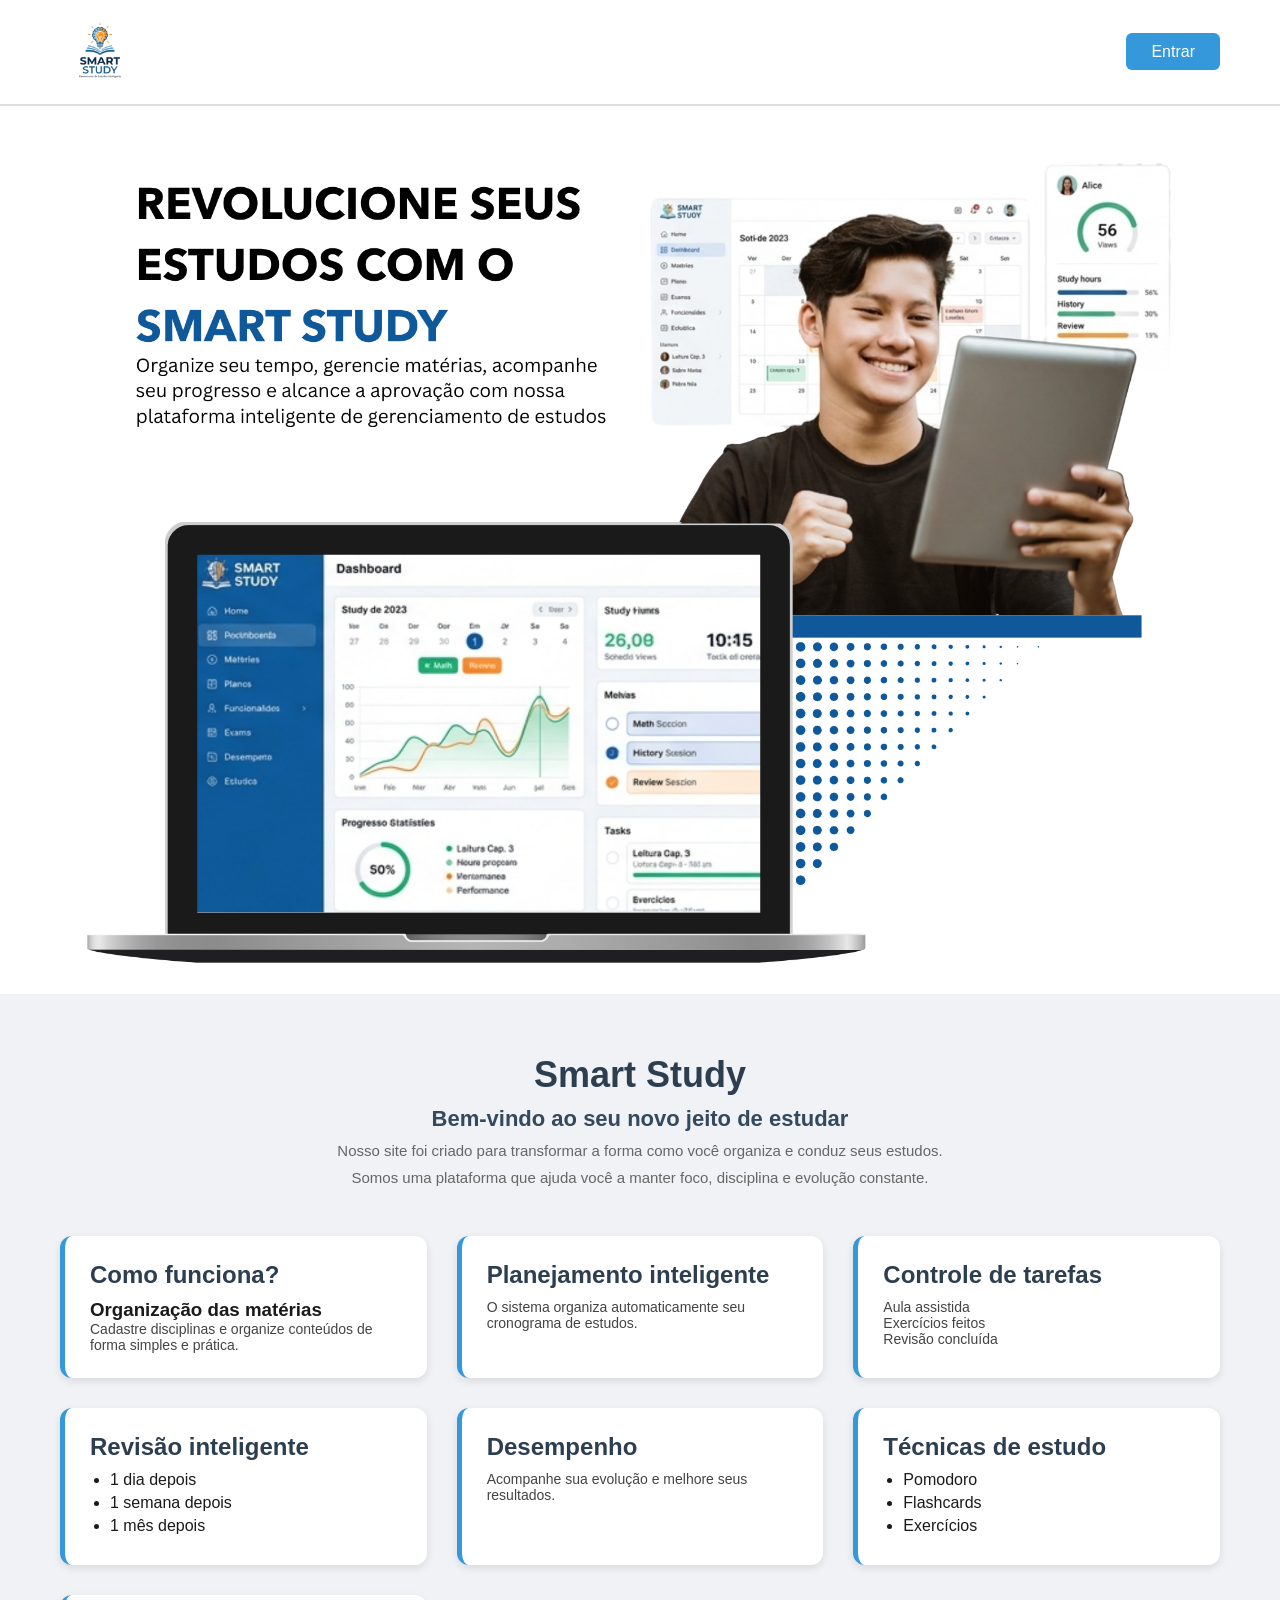
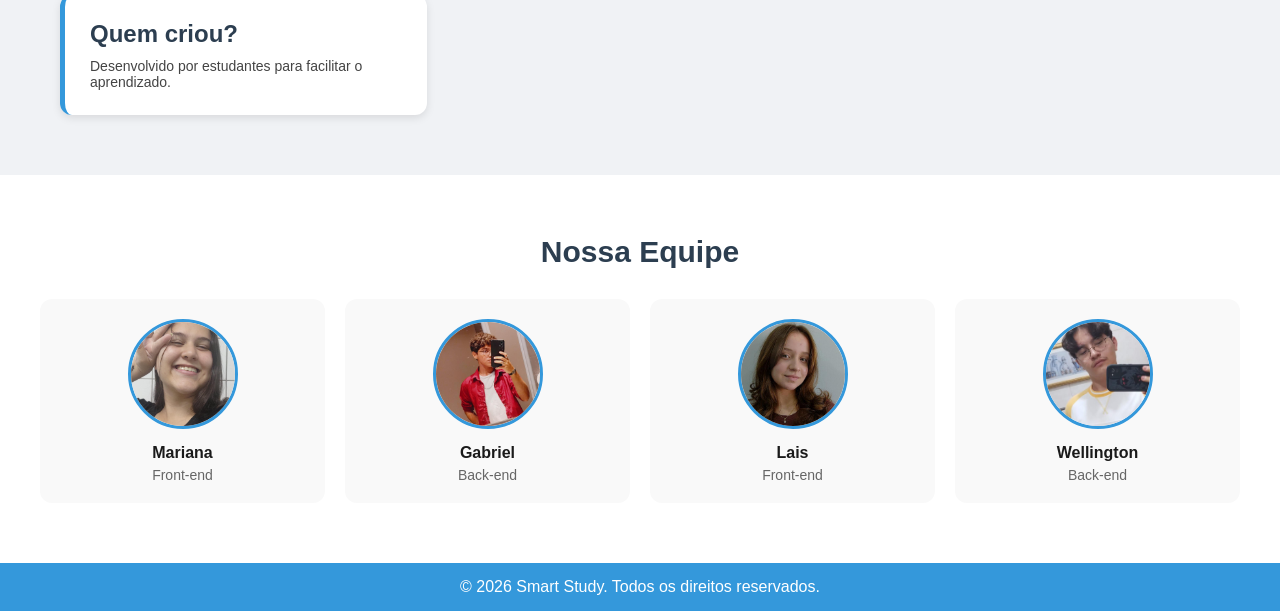
<file: index.html>
<!DOCTYPE html>
<html lang="pt-br">
<head>
    <meta charset="UTF-8">
    <meta name="viewport" content="width=device-width, initial-scale=1.0">
    <title>Smart Study</title>
    <link rel="stylesheet" href="css/style.css">
</head>
<body>

    <div vw class="enabled">
        <div vw-access-button class="active"></div>
        <div vw-plugin-wrapper>
            <div class="vw-plugin-top-wrapper"></div>
        </div>
    </div>

    <script src="https://vlibras.gov.br/app/vlibras-plugin.js"></script>
    <script>
        new window.VLibras.Widget('https://vlibras.gov.br/app');
    </script>

    <nav class="cabecalho-principal">
        <div class="conteudo-cabecalho">
            <div class="logo">
                <img src="img/logo Smart Study.png" alt="Logo Smart Study">
            </div>

            <div class="acoes-cabecalho">
                <a class="botao-entrar" href="login.html">
                    Entrar
                </a>
            </div>
        </div>
    </nav>

    <main>
        <section class="banner-principal">
            <div class="Banner">
                <img src="img/Banner_principal.png" alt="Banner de estudos">
            </div>
        </section>
        <section class="secao-servicos">
            <div class="container-sobre">

                <div class="cabecalho-sobre">
                    <h1>Smart Study</h1>
                    <h2 class="titulo-sobre">Bem-vindo ao seu novo jeito de estudar</h2>

                    <p class="subtitulo-sobre">
                        Nosso site foi criado para transformar a forma como você organiza e conduz seus estudos.
                    </p>

                    <p class="subtitulo-sobre">
                        Somos uma plataforma que ajuda você a manter foco, disciplina e evolução constante.
                    </p>
                </div>

                <div class="conteudo-sobre">

                    <div class="texto-sobre">
                        <div class="missao-sobre">
                            <h2>Como funciona?</h2>
                            <h3>Organização das matérias</h3>
                            <p>
                                Cadastre disciplinas e organize conteúdos de forma simples e prática.
                            </p>
                        </div>
                    </div>

                    <div class="compromisso-social">
                        <h2>Planejamento inteligente</h2>
                        <p>
                            O sistema organiza automaticamente seu cronograma de estudos.
                        </p>
                    </div>

                    <div class="compromisso-social">
                        <h2>Controle de tarefas</h2>
                        <p>Aula assistida</p>
                        <p>Exercícios feitos</p>
                        <p>Revisão concluída</p>
                    </div>

                    <div class="compromisso-social">
                        <h2>Revisão inteligente</h2>
                        <ul>
                            <li>1 dia depois</li>
                            <li>1 semana depois</li>
                            <li>1 mês depois</li>
                        </ul>
                    </div>

                    <div class="compromisso-social">
                        <h2>Desempenho</h2>
                        <p>
                            Acompanhe sua evolução e melhore seus resultados.
                        </p>
                    </div>

                    <div class="compromisso-social">
                        <h2>Técnicas de estudo</h2>
                        <ul>
                            <li>Pomodoro</li>
                            <li>Flashcards</li>
                            <li>Exercícios</li>
                        </ul>
                    </div>

                    <div class="compromisso-social">
                        <h2>Quem criou?</h2>
                        <p>
                            Desenvolvido por estudantes para facilitar o aprendizado.
                        </p>
                    </div>

                </div>
            </div>
        </section>

        <section class="secao-equipe">
            <div class="container">
                <h2 class="secao-titulo">Nossa Equipe</h2>

                <div class="equipe-de-lado">

                    <div class="membro">
                        <div class="foto-bolinha">
                            <img src="img/Mariana.jpeg" alt="Mariana">
                        </div>
                        <div class="nome">Mariana</div>
                        <div class="cargo">Front-end</div>
                    </div>

                    <div class="membro">
                        <div class="foto-bolinha">
                            <img src="img/Gabriel.jpeg" alt="Gabriel">
                        </div>
                        <div class="nome">Gabriel</div>
                        <div class="cargo">Back-end</div>
                    </div>

                    <div class="membro">
                        <div class="foto-bolinha">
                            <img src="img/Lais.jpeg" alt="Lais">
                        </div>
                        <div class="nome">Lais</div>
                        <div class="cargo">Front-end</div>
                    </div>

                    <div class="membro">
                        <div class="foto-bolinha">
                            <img src="img/Welli.jpg" alt="Wellington">
                        </div>
                        <div class="nome">Wellington</div>
                        <div class="cargo">Back-end</div>
                    </div>

                </div>
            </div>
        </section>

    </main>
    <footer>
        <p>&copy; 2026 Smart Study. Todos os direitos reservados.</p>
    </footer>
</body>
</html>
</file>
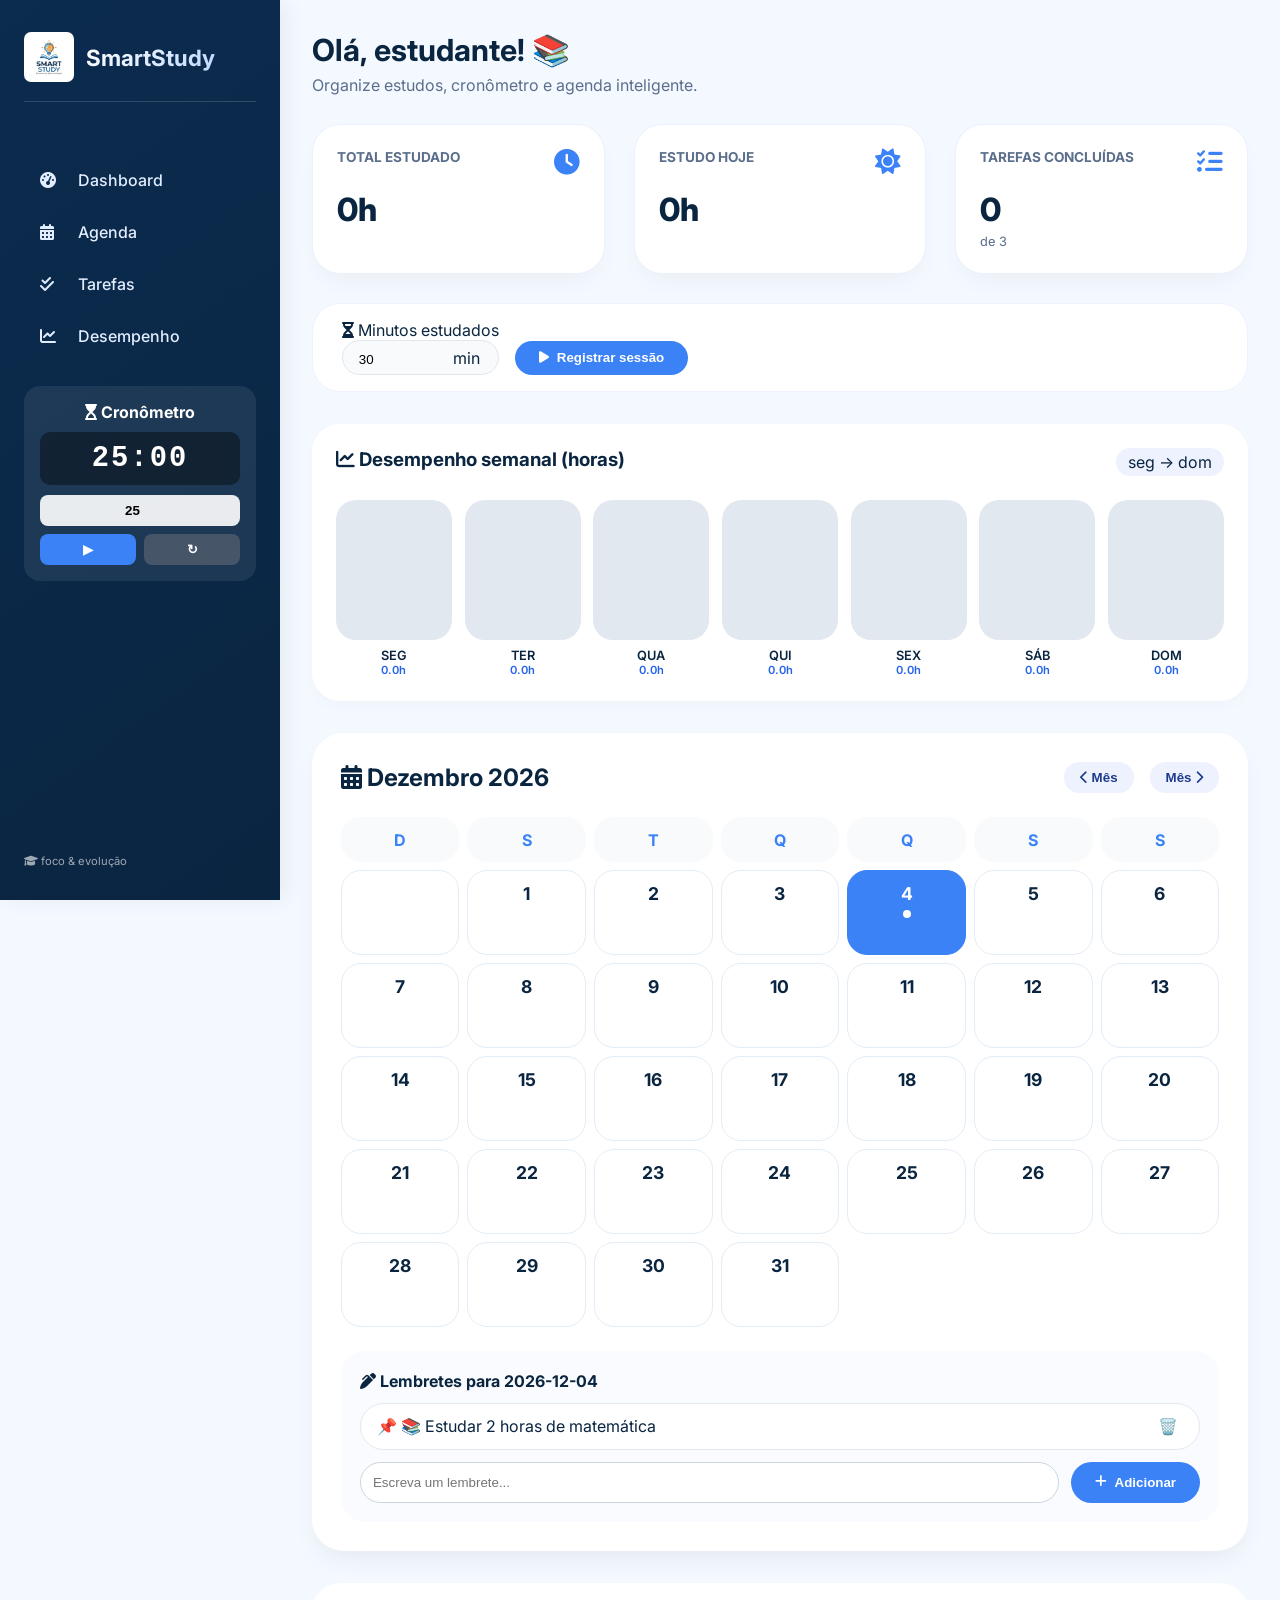
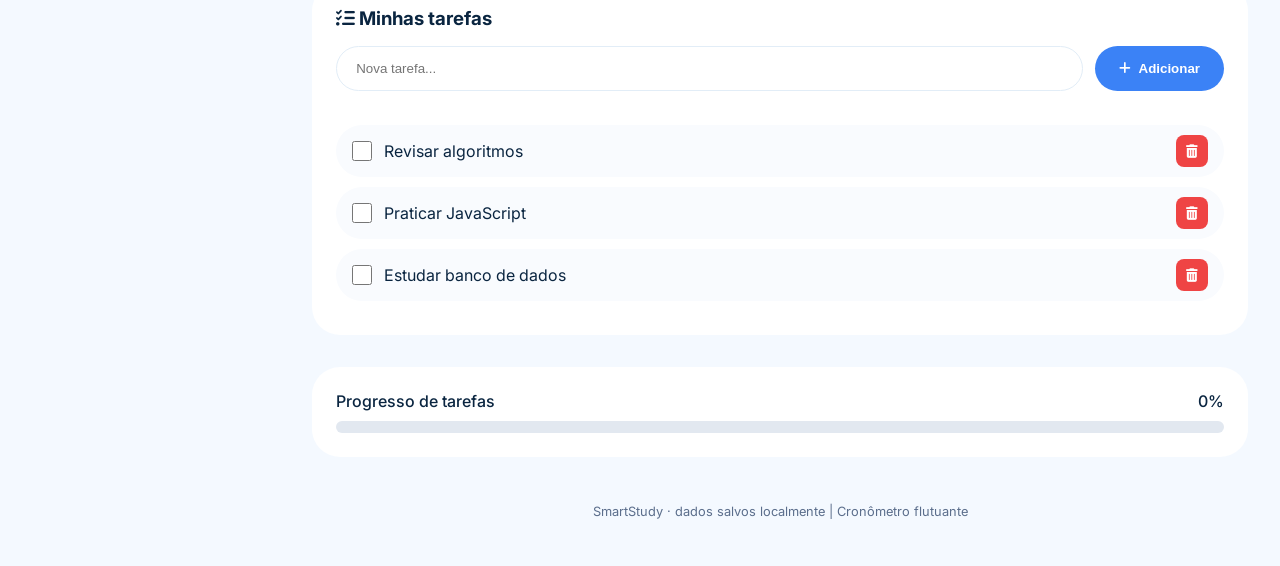
<file: home.html>
<!DOCTYPE html>
<html lang="pt-BR">
<head>
  <meta charset="UTF-8">
  <meta name="viewport" content="width=device-width, initial-scale=1.0, user-scalable=yes">
  <title>Smart Study · Gerenciador com Agenda e Cronômetro</title>
  <link href="https://fonts.googleapis.com/css2?family=Inter:opsz,wght@14..32,300;14..32,400;14..32,500;14..32,600;14..32,700&display=swap" rel="stylesheet">
  <link rel="stylesheet" href="https://cdnjs.cloudflare.com/ajax/libs/font-awesome/6.0.0-beta3/css/all.min.css">
  <link rel="stylesheet" href="css/style2.css">
</head>
<body>
  <div class="sidebar">
    <div class="logo-area">
      <div class="logo-icon">
        <img src="img/logo Smart Study.png" alt="Logo SmartStudy">
      </div>
      <h2>SmartStudy</h2>
    </div>
  
    <nav>
      <ul>
        <li><i class="fas fa-tachometer-alt"></i> Dashboard</li>
        <li><i class="fas fa-calendar-alt"></i> Agenda</li>
        <li><i class="fas fa-check-double"></i> Tarefas</li>
        <li><i class="fas fa-chart-line"></i> Desempenho</li>
      </ul>
    </nav>

    <div class="cronometro-sidebar">
      <div class="cabecalho-cronometro">
        <i class="fas fa-hourglass-start"></i> Cronômetro
      </div>
      <div class="mostrador-cronometro" id="mostradorCronometro">25:00</div>
      <div class="controles-cronometro">
        <input type="number" id="minutosCronometro" value="25" min="1">
        <button id="botaoIniciarCronometro" class="botao-cronometro">▶</button>
        <button id="botaoReiniciarCronometro" class="botao-cronometro reiniciar">↻</button>
      </div>
    </div>
  
    <div style="margin-top: auto; font-size: 0.7rem; opacity: 0.6;">
      <i class="fas fa-graduation-cap"></i> foco & evolução
    </div>
  </div>

  <div class="main">
    <div class="header-welcome">
      <h1 id="saudacao"></h1>
      <p>Organize estudos, cronômetro e agenda inteligente.</p>
    </div>

    <div class="cards">
      <div class="card">
        <div class="card-header">
          <h3>Total estudado</h3>
          <i class="fas fa-clock"></i>
        </div>
        <p id="totalHorasDisplay">0h</p>
      </div>
      <div class="card">
        <div class="card-header">
          <h3>Estudo hoje</h3>
          <i class="fas fa-sun"></i>
        </div>
        <p id="hojeHorasDisplay">0h</p>
      </div>
      <div class="card">
        <div class="card-header">
          <h3>Tarefas concluídas</h3>
          <i class="fas fa-tasks"></i>
        </div>
        <p id="tarefasConcluidasCount">0</p>
        <div class="card-sub">de <span id="totalTarefasCount">0</span></div>
      </div>
    </div>

    <div class="quick-study">
      <div>
        <label><i class="fas fa-hourglass-half"></i> Minutos estudados</label>
        <div class="time-input">
          <input type="number" id="minutosEstudo" value="30" min="1"> <span>min</span>
        </div>
      </div>
      <button class="btn-primary" id="registrarEstudoBtn">
        <i class="fas fa-play"></i> Registrar sessão
      </button>
    </div>

    <div class="graph-card">
      <div class="graph-header">
        <h3><i class="fas fa-chart-line"></i> Desempenho semanal (horas)</h3>
        <span style="background:#eef2ff; padding:4px 12px; border-radius:40px;">seg → dom</span>
      </div>
      <div class="bars-container" id="weeklyBars"></div>
    </div>

    <div class="calendar-section">
      <div class="calendar-header">
        <h2><i class="fas fa-calendar-alt"></i> Agenda de estudos</h2>
        <div class="calendar-nav">
          <button id="prevMonthBtn"><i class="fas fa-chevron-left"></i> Mês</button>
          <button id="nextMonthBtn">Mês <i class="fas fa-chevron-right"></i></button>
        </div>
      </div>
      <div id="calendarGrid" class="calendar-grid"></div>
      <div class="reminder-list">
        <h4><i class="fas fa-pen-alt"></i> Lembretes para <span id="selectedDateLabel">--</span></h4>
        <div id="remindersContainer">Nenhum lembrete.</div>
        <div class="add-reminder">
          <input type="text" id="newReminderText" placeholder="Escreva um lembrete...">
          <button class="btn-primary" id="addReminderBtn">
            <i class="fas fa-plus"></i> Adicionar
          </button>
        </div>
      </div>
    </div>

    <div class="tasks-section">
      <h3><i class="fas fa-list-check"></i> Minhas tarefas</h3>
      <div class="add-task-form">
        <input type="text" id="novaTarefaInput" placeholder="Nova tarefa...">
        <button class="btn-primary" id="adicionarTarefaBtn">
          <i class="fas fa-plus"></i> Adicionar
        </button>
      </div>
      <ul id="listaTarefas" class="task-list"></ul>
    </div>

    <div class="progress-card">
      <div class="progress-info">
        <span>Progresso de tarefas</span>
        <span id="percentualProgresso">0%</span>
      </div>
      <div class="progress-bar-bg">
        <div class="progress-fill" id="progressFillBar"></div>
      </div>
    </div>

    <footer>
      SmartStudy · dados salvos localmente | Cronômetro flutuante
    </footer>
  </div>

  <script src="js/home.js"></script>
  <script src="js/calendar.js"></script>
  <script src="js/Contador _prazo.js"></script>
  <script src="js/cronometro.js"></script>
  <script src="js/data.js"></script>
  <script src="js/dom.js"></script>
  <script src="js/main.js"></script>
  <script src="js/storage.js"></script>
  <script src="js/study.js"></script>
  <script src="js/tasks.js"></script>
  <script src="js/timer.js"></script>
</body>
</html>
</file>
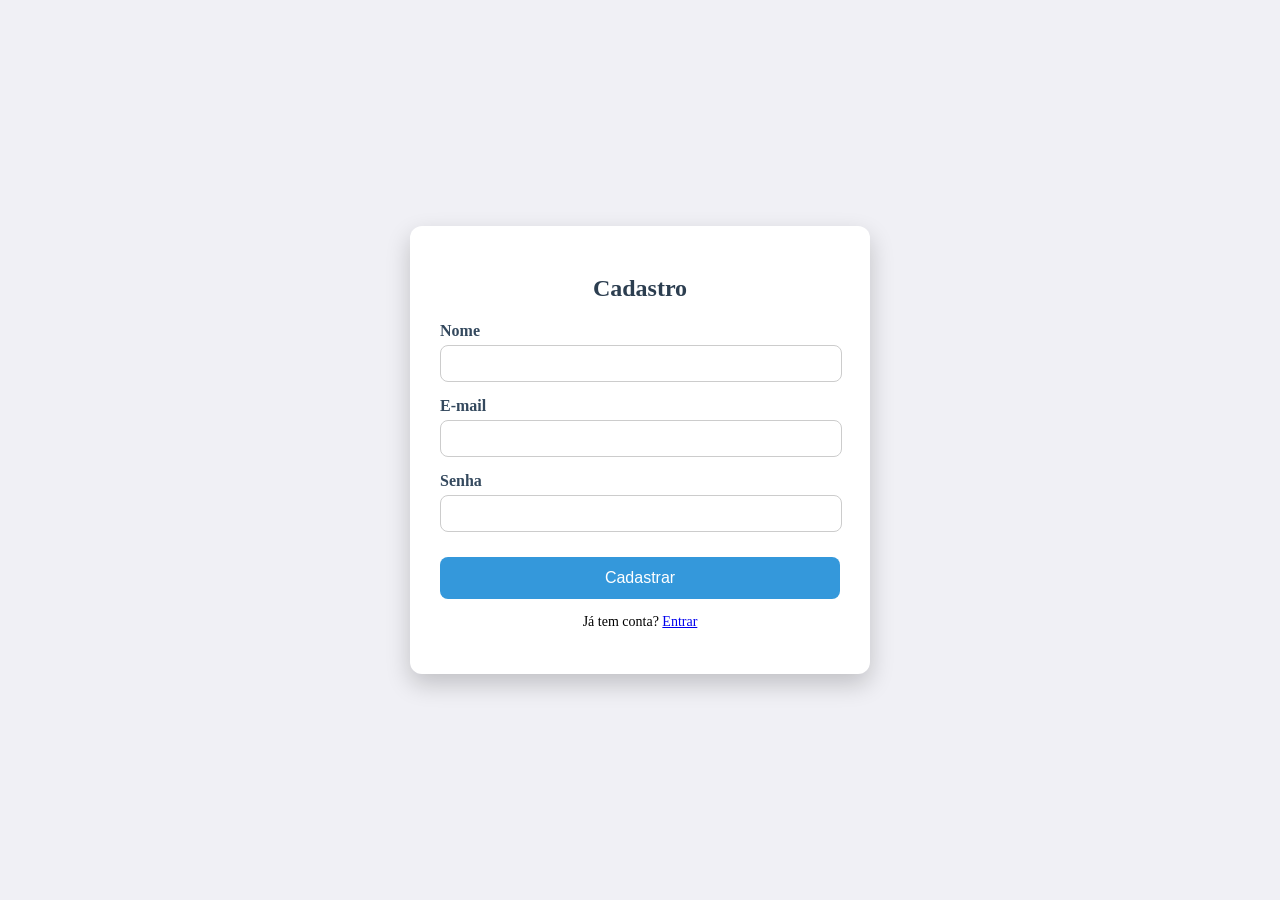
<file: login.html>
<!DOCTYPE html>
<html lang="pt-br">
<head>
    <meta charset="UTF-8">
    <meta name="viewport" content="width=device-width, initial-scale=1.0">
    <title>Cadastro / Login</title>
    <link rel="stylesheet" href="css/cadastro.css">
</head>
<body>
    <div class="modal">
        <div class="caixa-modal">
            <h2 class="titulo-modal" id="tituloModal">Cadastro</h2>
            <div id="formCadastro">
                <form id="formularioCadastro">
                    <div class="grupo-formulario">
                        <label>Nome</label>
                        <input type="text" id="nome" class="campo-input" required>
                    </div>

                    <div class="grupo-formulario">
                        <label>E-mail</label>
                        <input type="email" id="email" class="campo-input" required>
                    </div>

                    <div class="grupo-formulario">
                        <label>Senha</label>
                        <input type="password" id="senha" class="campo-input" minlength="6" required>
                    </div>

                    <button type="submit" class="botao">Cadastrar</button>
                </form>
                <p class="rodape-modal">
                    Já tem conta?
                    <a href="#" onclick="alternarFormulario('login')">Entrar</a>
                </p>
            </div>

            <div id="formLogin" style="display:none;">
                <form id="formularioLogin">

                    <div class="grupo-formulario">
                        <label>E-mail</label>
                        <input type="email" id="emailLogin" class="campo-input" required>
                    </div>

                    <div class="grupo-formulario">
                        <label>Senha</label>
                        <input type="password" id="senhaLogin" class="campo-input" required>
                    </div>

                    <button type="submit" class="botao">Entrar</button>
                </form>

                <p class="rodape-modal">
                    Não tem conta?
                    <a href="#" onclick="alternarFormulario('cadastro')">Cadastrar</a>
                </p>
            </div>

        </div>
    </div>
    <script src="js/cadastro.js"></script>
</body>
</html>
</file>
<file: css/style.css>
* {
        margin: 0;
        padding: 0;
        box-sizing: border-box;
    }

    html, body {
        height: 100%;
    }

    body {
        font-family: Arial, Helvetica, sans-serif;
        background: #ffffff;
        color: #1a1a1a;

        min-height: 100vh;
        display: flex;
        flex-direction: column;
    }

    main {
        flex: 1;
    }

    .cabecalho-principal {
        background: white;
        border-bottom: 2px solid #ddd;
        width: 100%;
        position: sticky;
        top: 0;
        z-index: 1000;
    }

    .conteudo-cabecalho {
        max-width: 1200px;
        margin: 0 auto;
        padding: 10px 20px;

        display: flex;
        justify-content: space-between;
        align-items: center;
    }

    .logo img {
        height: 80px;
    }

    .botao-entrar {
        text-decoration: none;
        background: #3498db;
        color: white;
        padding: 10px 25px;
        border-radius: 6px;
        font-size: 16px;
        transition: 0.3s;
    }

    .botao-entrar:hover {
        background: #2980b9;
    }

    .banner-principal {
        width: 100%;
        padding: 20px 0;
    }

    .Banner {
        max-width: 1200px;
        margin: 0 auto;
        border-radius: 10px;
        overflow: hidden;
    }

    .Banner img {
        width: 100%;
        display: block;
    }

    .secao-servicos {
        background: #f0f2f5;
        width: 100%;
        padding: 60px 0;
    }

    .container-sobre {
        max-width: 1200px;
        margin: 0 auto;
        padding: 0 20px;
    }

    .cabecalho-sobre {
        text-align: center;
        margin-bottom: 50px;
    }

    .cabecalho-sobre h1 {
        font-size: 36px;
        color: #2c3e50;
    }

    .titulo-sobre {
        font-size: 22px;
        margin: 10px 0;
        color: #34495e;
    }

    .subtitulo-sobre {
        font-size: 15px;
        color: #666;
        max-width: 700px;
        margin: 0 auto 10px;
    }

    .conteudo-sobre {
        display: grid;
        grid-template-columns: repeat(auto-fit, minmax(300px, 1fr));
        gap: 30px;
    }

    .missao-sobre,
    .compromisso-social {
        background: white;
        padding: 25px;
        border-radius: 12px;
        border-left: 5px solid #3498db;
        box-shadow: 0 3px 8px rgba(0,0,0,0.1);
    }

    .missao-sobre h2,
    .compromisso-social h2 {
        margin-bottom: 10px;
        color: #2c3e50;
    }

    .missao-sobre p,
    .compromisso-social p {
        font-size: 14px;
        color: #444;
    }

    .compromisso-social ul {
        padding-left: 20px;
    }

    .compromisso-social li {
        margin: 5px 0;
    }

    .secao-equipe {
        background: #ffffff;
        padding: 60px 20px;
    }

    .container {
        max-width: 1200px;
        margin: 0 auto;
    }

    .secao-titulo {
        text-align: center;
        font-size: 30px;
        margin-bottom: 30px;
        color: #2c3e50;
    }

    .equipe-de-lado {
        display: grid;
        grid-template-columns: repeat(auto-fit, minmax(200px, 1fr));
        gap: 20px;
    }

    .membro {
        background: #f9f9f9;
        padding: 20px;
        border-radius: 12px;
        text-align: center;
    }


    .foto-bolinha {
        width: 110px;
        height: 110px;
        margin: 0 auto 15px;
        border-radius: 50%;
        overflow: hidden;
        border: 3px solid #3498db;
    }

    .foto-bolinha img {
        width: 100%;
        height: 100%;
        object-fit: cover;
    }

    .nome {
        font-weight: bold;
        margin-bottom: 5px;
    }

    .cargo {
        font-size: 14px;
        color: #666;
    }

    footer {
        text-align: center;
        padding: 15px;
        background: #3498db;
        color: white;
    }

    @media (max-width: 768px) {
        .conteudo-cabecalho {
            flex-direction: column;
            gap: 10px;
        }

        .cabecalho-sobre h1 {
            font-size: 28px;
        }

        .secao-titulo {
            font-size: 24px;
        }
    }
</file>
<file: css/style2.css>
* {
    margin: 0;
    padding: 0;
    box-sizing: border-box;
  }

  body {
    background: #f4f9ff;
    font-family: 'Inter', sans-serif;
    color: #0a2540;
    display: flex;
    position: relative;
  }

  .sidebar {
    width: 280px;
    background: linear-gradient(145deg, #0b2b4f 0%, #0a2540 100%);
    color: white;
    height: 100vh;
    position: sticky;
    top: 0;
    padding: 2rem 1.5rem;
    display: flex;
    flex-direction: column;
    box-shadow: 6px 0 20px rgba(0, 0, 0, 0.06);
    z-index: 10;
  }

  .logo-area {
    display: flex;
    align-items: center;
    gap: 12px;
    margin-bottom: 3rem;
    border-bottom: 1px solid rgba(255,255,255,0.15);
    padding-bottom: 1.2rem;
  }

  .logo-icon {
    border-radius: 7px;
    background: white;
    width: auto;
    height: auto;
    display: flex;
    align-items: center;
    justify-content: center;
  }

  .logo-icon img {
    width: 50px;
    height: 50px;
    object-fit: contain;
    display: block;
  }

  .sidebar h2 {
    font-size: 1.4rem;
    font-weight: 700;
    background: linear-gradient(135deg, #FFFFFF, #bfd9ff);
    -webkit-background-clip: text;
    background-clip: text;
    color: transparent;
    margin: 0;
  }

  .sidebar nav ul {
    list-style: none;
  }

  .sidebar nav li {
    display: flex;
    align-items: center;
    gap: 14px;
    padding: 12px 16px;
    margin: 8px 0;
    border-radius: 16px;
    font-weight: 500;
    cursor: pointer;
    transition: 0.2s;
    color: #e2edff;
  }

  .sidebar nav li i { 
    width: 24px; 
  }

  .sidebar nav li:hover {
    background: rgba(59,130,246,0.35);
    transform: translateX(4px);
  }

  .main {
    flex: 1;
    padding: 2rem;
    overflow-x: auto;
  }

  .header-welcome h1 { 
    font-size: 1.9rem; 
    font-weight: 700; 
  }

  .header-welcome p { 
    color: #5b6e8c; 
    margin-top: 6px; 
  }

  .cards {
    display: flex;
    gap: 1.8rem;
    flex-wrap: wrap;
    margin: 1.8rem 0;
  }

  .card {
    background: white;
    border-radius: 28px;
    padding: 1.5rem;
    flex: 1;
    min-width: 200px;
    box-shadow: 0 12px 26px -8px rgba(0, 0, 0, 0.05);
    transition: 0.2s;
    border: 1px solid rgba(59,130,246,0.1);
  }

  .card-header {
    display: flex;
    justify-content: space-between;
    margin-bottom: 1rem;
  }

  .card-header h3 { 
    font-size: 0.85rem; 
    text-transform: uppercase; 
    color: #5b6e8c; 
  }

  .card-header i {
    font-size: 1.6rem;
    color: #3b82f6; 
  }

  .card p {
    font-size: 2rem; 
    font-weight: 800; 
  }

  .card-sub {
    font-size: 0.8rem;
    color: #5b6e8c;
    margin-top: 5px;
  }

  .quick-study {
    background: white;
    border-radius: 28px;
    padding: 1rem 1.8rem;
    margin-bottom: 2rem;
    display: flex;
    flex-wrap: wrap;
    align-items: flex-end;
    gap: 1rem;
    border: 1px solid #eef2ff;
  }

  .time-input {
    background: #f8fafc;
    padding: 0.4rem 1rem;
    border-radius: 48px;
    border: 1px solid #e2e8f0;
  }

  .time-input input {
    border: none;
    background: transparent;
    width: 90px;
    outline: none;
    font-weight: 500;
  }

  .btn-primary {
    background: #3b82f6;
    border: none;
    padding: 0.6rem 1.5rem;
    border-radius: 40px;
    font-weight: 600;
    color: white;
    cursor: pointer;
    transition: 0.2s;
    display: inline-flex;
    align-items: center;
    gap: 8px;
  }

  .btn-primary:hover { 
    background: #2563eb; 
    transform: scale(0.97); 
  }

  .graph-card {
    background: white;
    border-radius: 28px;
    padding: 1.5rem;
    margin-bottom: 2rem;
    box-shadow: 0 6px 14px rgba(0,0,0,0.02);
  }

  .graph-header {
    display: flex;
    justify-content: space-between;
    margin-bottom: 1.5rem;
    flex-wrap: wrap;
    gap: 10px;
  }

  .bars-container {
    display: flex;
    justify-content: space-between;
    gap: 0.8rem;
    flex-wrap: wrap;
  }

  .bar-item {
    flex: 1;
    text-align: center;
    min-width: 55px;
  }

  .bar-bg {
    background: #e2e8f0;
    border-radius: 20px;
    height: 140px;
    position: relative;
    overflow: hidden;
  }

  .bar-fill {
    background: linear-gradient(0deg, #3b82f6, #60a5fa);
    width: 100%;
    position: absolute;
    bottom: 0;
    border-radius: 20px;
    transition: height 0.5s ease;
  }

  .day-label { 
    font-weight: 600; 
    margin-top: 8px; 
    font-size: 0.8rem; 
  }

  .hours-value { 
    font-size: 0.7rem; 
    color: #2563eb; 
    font-weight: 600; 
  }

  .calendar-section {
    background: white;
    border-radius: 32px;
    padding: 1.8rem;
    margin-bottom: 2rem;
    box-shadow: 0 12px 28px -8px rgba(0,0,0,0.08);
  }

  .calendar-header {
    display: flex;
    justify-content: space-between;
    align-items: center;
    margin-bottom: 1.5rem;
    flex-wrap: wrap;
    gap: 15px;
  }

  .calendar-nav {
    display: flex;
    gap: 1rem;
  }

  .calendar-nav button {
    background: #eef2ff;
    border: none;
    padding: 8px 16px;
    border-radius: 40px;
    font-weight: 600;
    cursor: pointer;
    color: #1e3a8a;
    transition: 0.2s;
  }

  .calendar-nav button:hover {
    background: #3b82f6;
    color: white;
  }

  .calendar-grid {
    display: grid;
    grid-template-columns: repeat(7, 1fr);
    gap: 8px;
    margin: 1rem 0;
  }

  .calendar-weekday {
    text-align: center;
    font-weight: 700;
    color: #3b82f6;
    padding: 0.8rem 0;
    background: #f8fafc;
    border-radius: 20px;
  }

  .calendar-day {
    background: #ffffff;
    border: 1px solid #e2edf7;
    border-radius: 20px;
    padding: 12px 6px;
    text-align: center;
    cursor: pointer;
    transition: 0.1s;
    font-weight: 500;
    position: relative;
    min-height: 85px;
    display: flex;
    flex-direction: column;
    align-items: center;
  }

  .calendar-day:hover {
    background: #eff6ff;
    transform: scale(1.02);
    border-color: #3b82f6;
  }

  .day-number {
    font-size: 1.1rem;
    font-weight: 700;
  }

  .reminder-dot {
    width: 8px;
    height: 8px;
    background: #3b82f6;
    border-radius: 50%;
    margin-top: 6px;
  }

  .calendar-day.selected {
    background: #3b82f6;
    color: white;
    border-color: #3b82f6;
  }

  .selected .reminder-dot { 
    background: white; 
  }

  .reminder-list {
    margin-top: 1.5rem;
    background: #f9fbfe;
    border-radius: 24px;
    padding: 1.2rem;
  }

  .reminder-list h4 { 
    margin-bottom: 12px; 
    color: #0a2540; 
  }

  .reminder-item {
    display: flex;
    justify-content: space-between;
    align-items: center;
    background: white;
    padding: 8px 16px;
    border-radius: 60px;
    margin: 8px 0;
    border: 1px solid #e2e8f0;
  }

  .delete-reminder {
    background: none;
    border: none;
    color: #ef4444;
    cursor: pointer;
    font-size: 1rem;
    padding: 5px;
    border-radius: 50%;
    transition: 0.2s;
  }

  .delete-reminder:hover {
    background: #fee2e2;
    transform: scale(1.1);
  }

  .add-reminder {
    display: flex;
    gap: 12px;
    margin-top: 12px;
    flex-wrap: wrap;
  }

  .add-reminder input {
    flex: 1;
    padding: 12px;
    border-radius: 60px;
    border: 1px solid #cbd5e1;
    outline: none;
    transition: 0.2s;
  }

  .add-reminder input:focus {
    border-color: #3b82f6;
    box-shadow: 0 0 0 2px rgba(59,130,246,0.2);
  }

  .tasks-section {
    background: white;
    border-radius: 28px;
    padding: 1.5rem;
    margin-bottom: 2rem;
  }

  .tasks-section h3 {
    margin-bottom: 1rem;
    color: #0a2540;
  }

  .add-task-form {
    display: flex;
    gap: 12px;
    margin-bottom: 1.5rem;
    flex-wrap: wrap;
  }

  .add-task-form input {
    flex: 2;
    padding: 0.9rem 1.2rem;
    border-radius: 48px;
    border: 1px solid #e2edf7;
    outline: none;
    transition: 0.2s;
  }

  .add-task-form input:focus {
    border-color: #3b82f6;
    box-shadow: 0 0 0 2px rgba(59,130,246,0.2);
  }

  .task-list {
    list-style: none;
    max-height: 260px;
    overflow-y: auto;
  }

  .task-item {
    display: flex;
    align-items: center;
    justify-content: space-between;
    background: #f9fbfe;
    margin: 10px 0;
    padding: 10px 16px;
    border-radius: 60px;
    transition: 0.2s;
  }

  .task-item:hover {
    background: #f0f4fa;
  }

  .task-left { 
    display: flex; 
    gap: 12px; 
    align-items: center; 
    flex: 1; 
  }

  .task-left input { 
    accent-color: #3b82f6; 
    width: 20px; 
    height: 20px; 
    cursor: pointer;
  }

  .task-text {
    font-size: 1rem;
    flex: 1;
  }

  .task-text.completed {
    text-decoration: line-through;
    color: #8ba0bc;
  }

  .delete-task {
    background: #ef4444;
    border: none;
    color: white;
    width: 32px;
    height: 32px;
    border-radius: 8px;
    cursor: pointer;
    display: flex;
    align-items: center;
    justify-content: center;
    transition: 0.2s;
  }

  .delete-task:hover {
    background: #dc2626;
    transform: scale(1.05);
  }

  .progress-card {
    background: white;
    border-radius: 28px;
    padding: 1.5rem;
  }

  .progress-info {
    display: flex;
    justify-content: space-between;
    margin-bottom: 10px;
    font-weight: 500;
  }

  .progress-bar-bg {
    background: #e2e8f0;
    border-radius: 60px;
    height: 12px;
    overflow: hidden;
  }

  .progress-fill {
    background: linear-gradient(90deg, #3b82f6, #60a5fa);
    width: 0%;
    height: 100%;
    border-radius: 60px;
    transition: width 0.3s ease;
  }

  .cronometro-sidebar {
    background: rgba(255,255,255,0.08);
    border-radius: 16px;
    padding: 1rem;
    margin-top: 20px;
    text-align: center;
  }

  .cabecalho-cronometro {
    font-weight: bold;
    margin-bottom: 10px;
  }

  .mostrador-cronometro {
    font-size: 1.8rem;
    font-family: monospace;
    background: rgba(0,0,0,0.4);
    padding: 10px;
    border-radius: 10px;
    margin-bottom: 10px;
    font-weight: 700;
    letter-spacing: 2px;
  }

  .controles-cronometro {
    display: flex;
    gap: 8px;
    flex-wrap: wrap;
  }

  .controles-cronometro input {
    flex: 1;
    padding: 8px;
    border-radius: 8px;
    border: none;
    text-align: center;
    font-weight: bold;
    background: rgba(255,255,255,0.9);
  }

  .botao-cronometro {
    flex: 1;
    padding: 8px 12px;
    background: #3b82f6;
    border: none;
    border-radius: 8px;
    color: white;
    cursor: pointer;
    font-weight: bold;
    transition: 0.2s;
  }

  .botao-cronometro:hover {
    background: #2563eb;
    transform: scale(0.98);
  }

  .botao-cronometro.reiniciar {
    background: #475569;
  }

  .botao-cronometro.reiniciar:hover {
    background: #334155;
  }

  footer {
    text-align: center;
    padding: 15px;
    margin-top: 2rem;
    color: #5b6e8c;
    font-size: 0.8rem;
  }

  .toast-msg {
    position: fixed;
    bottom: 20px;
    right: 20px;
    background: #0a2540;
    color: white;
    padding: 12px 24px;
    border-radius: 50px;
    font-size: 14px;
    z-index: 9999;
    animation: fadeInOut 2.5s ease;
    box-shadow: 0 4px 12px rgba(0,0,0,0.2);
  }

  @keyframes fadeInOut {
    0% { opacity: 0; transform: translateY(20px); }
    15% { opacity: 1; transform: translateY(0); }
    85% { opacity: 1; transform: translateY(0); }
    100% { opacity: 0; transform: translateY(20px); }
  }


  @media (max-width: 1024px) {
    .sidebar {
      width: 240px;
      padding: 1.5rem 1rem;
    }
    
    .logo-icon img {
      width: 42px;
      height: 42px;
    }
    
    .sidebar h2 {
      font-size: 1.2rem;
    }
  }

  @media (max-width: 768px) {
    body {
      flex-direction: column;
    }
    
    .sidebar {
      width: 100%;
      height: auto;
      position: relative;
      padding: 1rem;
    }
    
    .logo-area {
      margin-bottom: 1rem;
    }
    
    .logo-icon img {
      width: 40px;
      height: 40px;
    }
    
    .sidebar h2 {
      font-size: 1.1rem;
    }
    
    .sidebar nav ul {
      display: flex;
      flex-wrap: wrap;
      gap: 8px;
    }
    
    .sidebar nav li {
      padding: 8px 12px;
      font-size: 0.9rem;
    }
    
    .cronometro-sidebar {
      margin-top: 1rem;
    }
    
    .main {
      padding: 1rem;
    }
    
    .cards {
      gap: 1rem;
    }
    
    .card {
      min-width: 150px;
      padding: 1rem;
    }
    
    .card p {
      font-size: 1.5rem;
    }
    
    .calendar-day {
      min-height: 60px;
      padding: 8px 4px;
    }
    
    .day-number {
      font-size: 0.9rem;
    }
  }

  @media (max-width: 480px) {
    .logo-icon img {
      width: 35px;
      height: 35px;
    }
    
    .sidebar h2 {
      display: none;
    }
    
    .card p {
      font-size: 1.2rem;
    }
    
    .card-header h3 {
      font-size: 0.7rem;
    }
    
    .calendar-weekday {
      font-size: 0.7rem;
      padding: 0.4rem 0;
    }
    
    .calendar-day {
      min-height: 50px;
      font-size: 0.7rem;
    }
    
    .day-number {
      font-size: 0.8rem;
    }
    
    .btn-primary {
      padding: 0.5rem 1rem;
      font-size: 0.8rem;
    }
    
    .quick-study {
      padding: 1rem;
    }
    
    .time-input input {
      width: 70px;
    }
    
    .mostrador-cronometro {
      font-size: 1.3rem;
    }
  }
</file>
<file: css/cadastro.css>
.modal {
        position: fixed;
        inset: 0;
        background: #f0f0f5;
        display: flex;
        align-items: center;
        justify-content: center;
    }

    .caixa-modal {
        background: white;
        width: 100%;
        max-width: 400px;
        padding: 30px;
        border-radius: 12px;
        box-shadow: 0 10px 25px rgba(0,0,0,0.2);
    }

    .titulo-modal {
        text-align: center;
        margin-bottom: 20px;
        color: #2c3e50;
    }

    .grupo-formulario {
        margin-bottom: 15px;
    }

    .grupo-formulario label {
        display: block;
        margin-bottom: 5px;
        font-weight: bold;
        color: #34495e;
    }

    .campo-input {
        width: 95%;
        padding: 10px;
        border: 1px solid #ccc;
        border-radius: 8px;
        transition: 0.3s;
    }

    .campo-input:focus {
        outline: none;
        border-color: #3498db;
        box-shadow: 0 0 5px rgba(52,152,219,0.5);
    }

    .botao {
        width: 100%;
        background: #3498db;
        color: white;
        border: none;
        padding: 12px;
        border-radius: 8px;
        cursor: pointer;
        font-size: 16px;
        margin-top: 10px;

        transition: 0.3s;
    }

    .botao:hover {
        background: #2980b9;
    }

    .link {
        color: #3498db;
        text-decoration: none;
        font-weight: bold;
    }

    .link:hover {
        text-decoration: underline;
    }

    .rodape-modal {
        text-align: center;
        margin-top: 15px;
        font-size: 14px;
    }

    .esqueceu-senha {
        text-align: center;
        margin-top: 10px;
    }

    .mensagem-erro {
        color: red;
        font-size: 12px;
    }

    .mensagem-info {
        color: #666;
        font-size: 12px;
    }

    .mensagem-sucesso {
        color: green;
        font-size: 14px;
        margin-top: 10px;
    }

    @media (max-width: 500px) {
        .caixa-modal {
            margin: 20px;
            padding: 20px;
        }
    }
</file>
